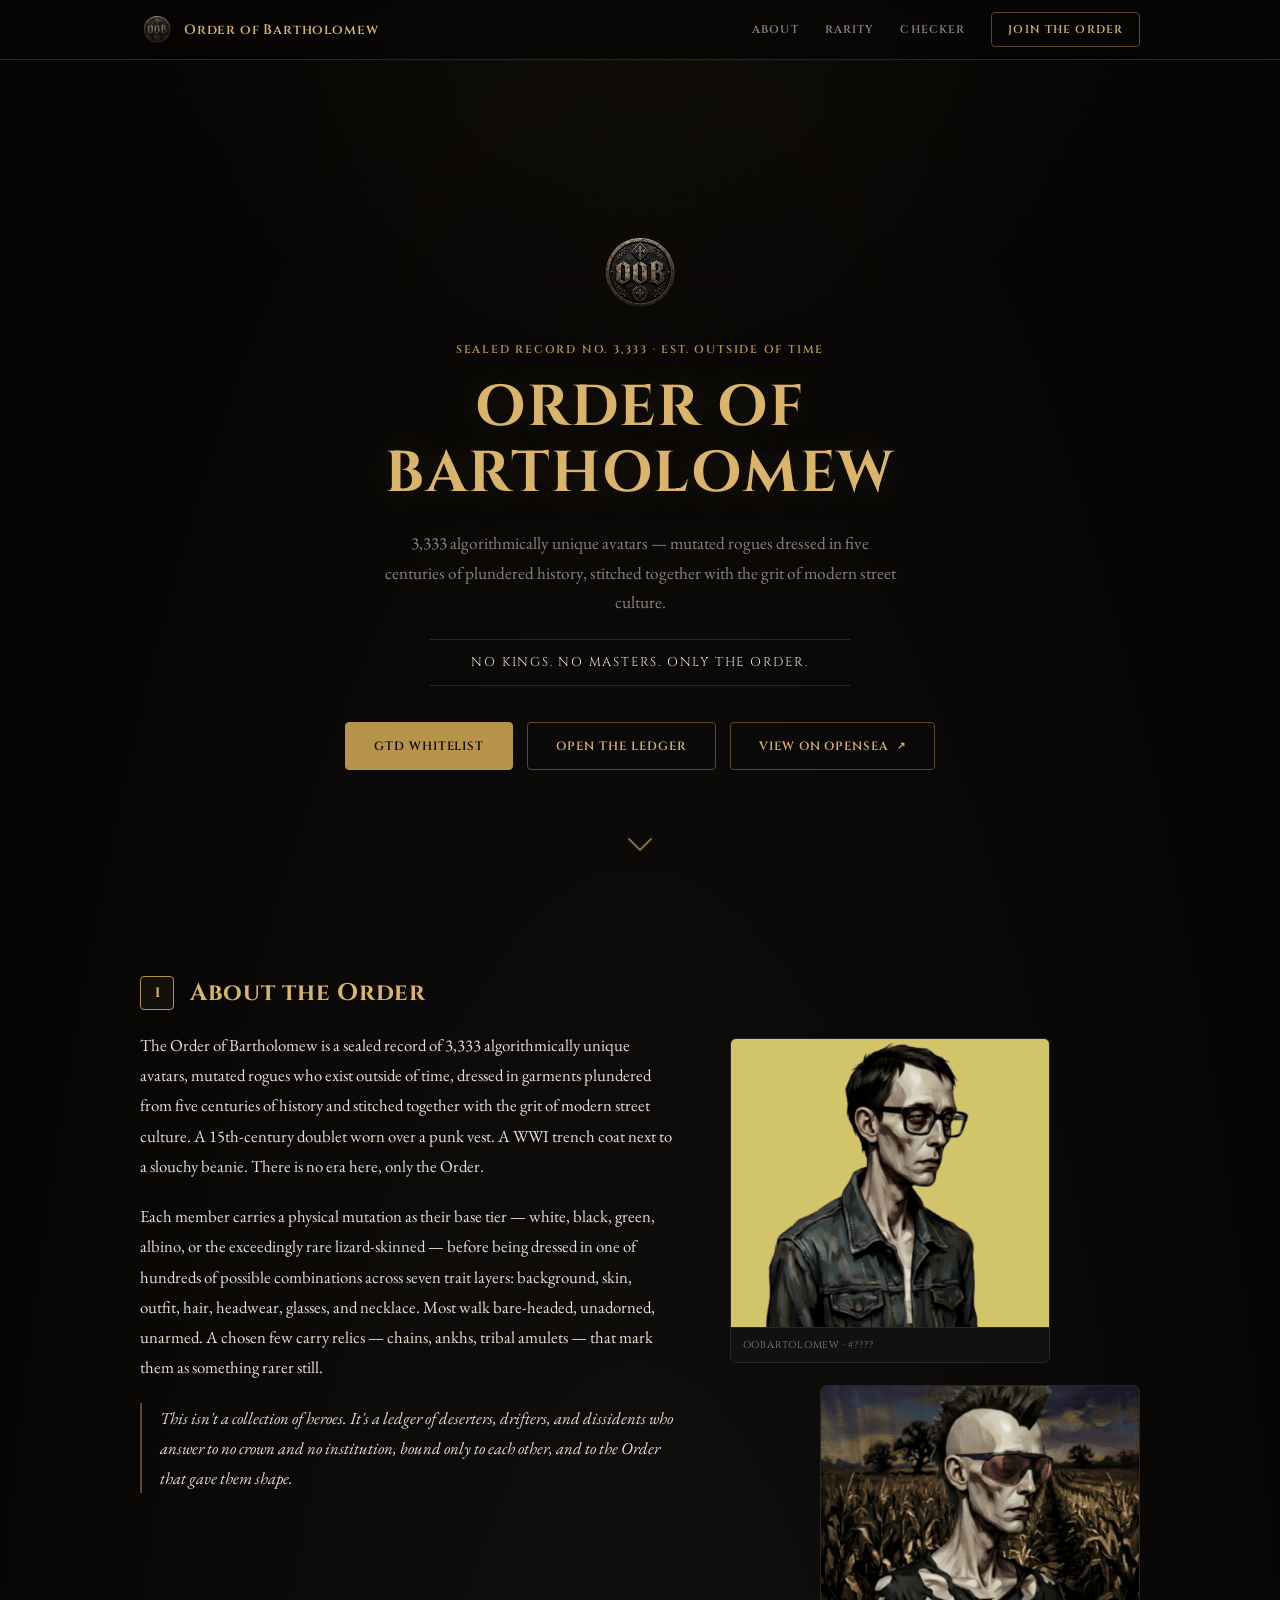
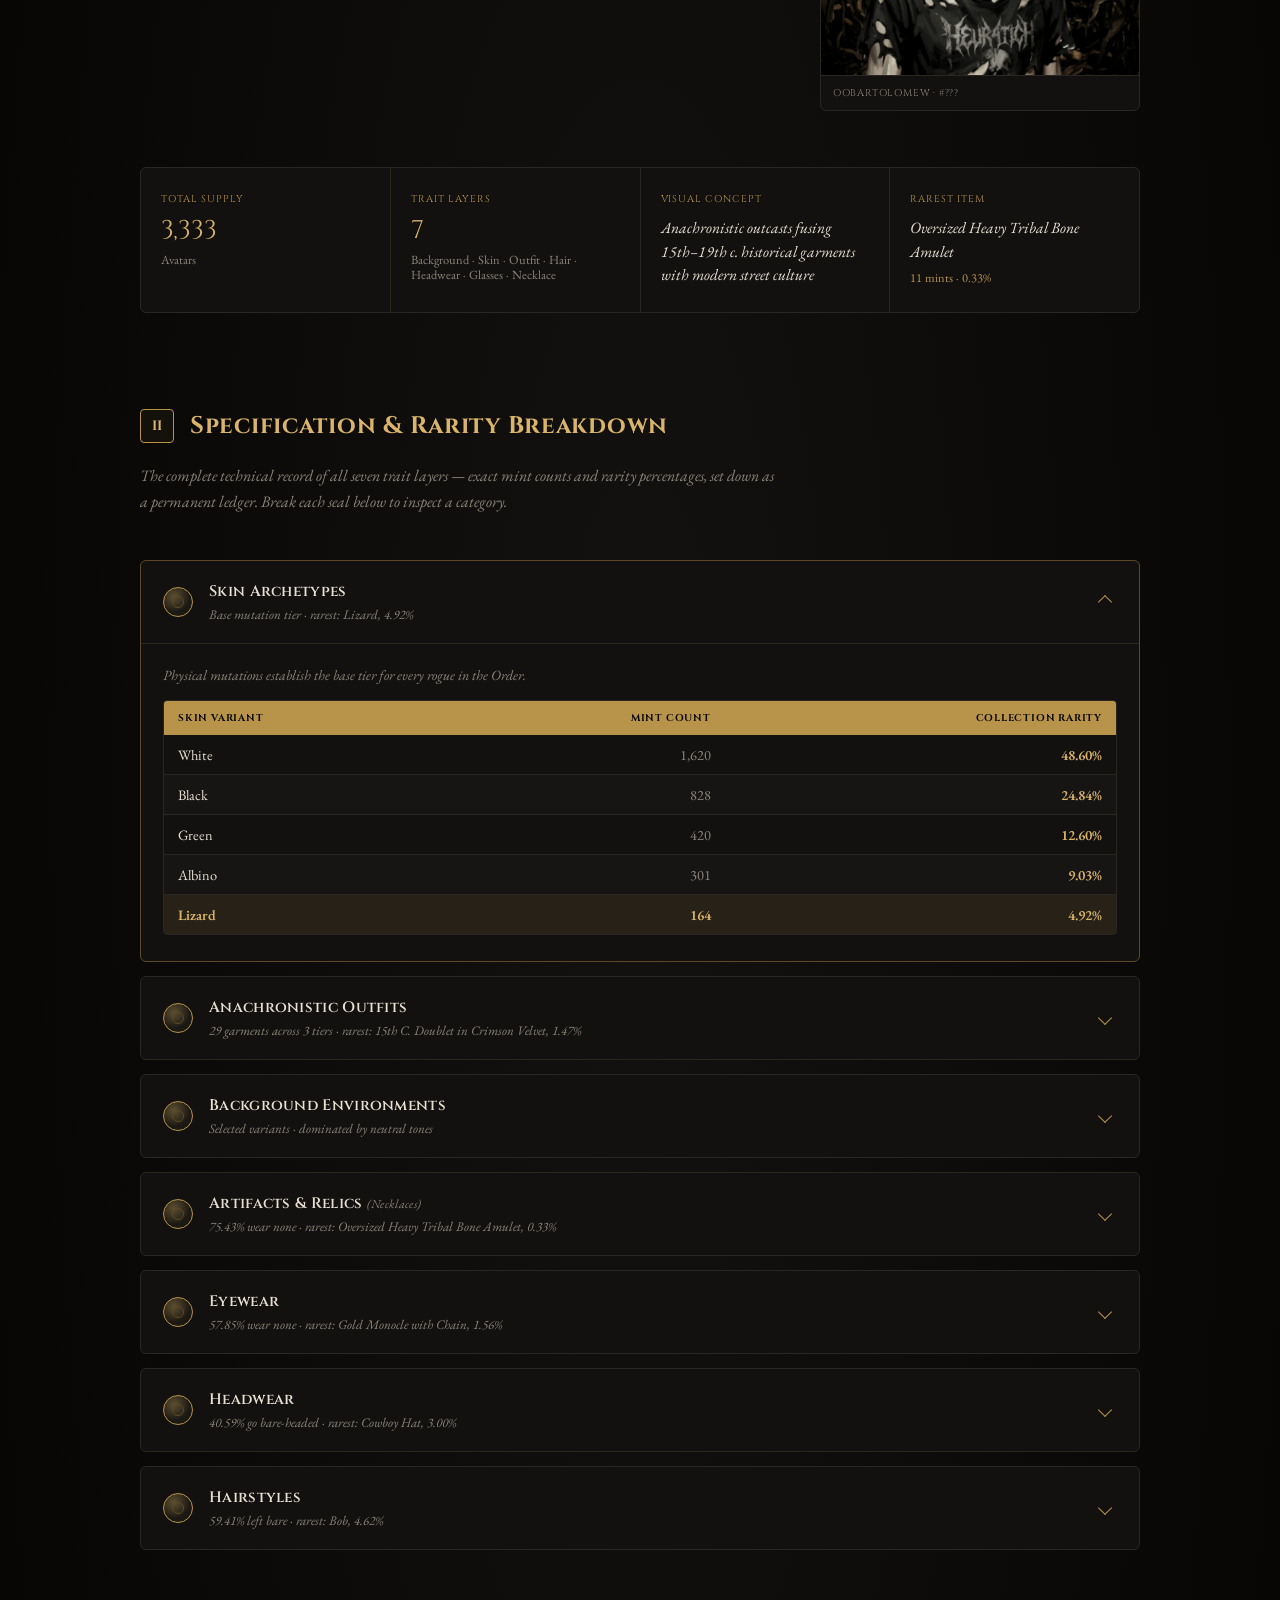
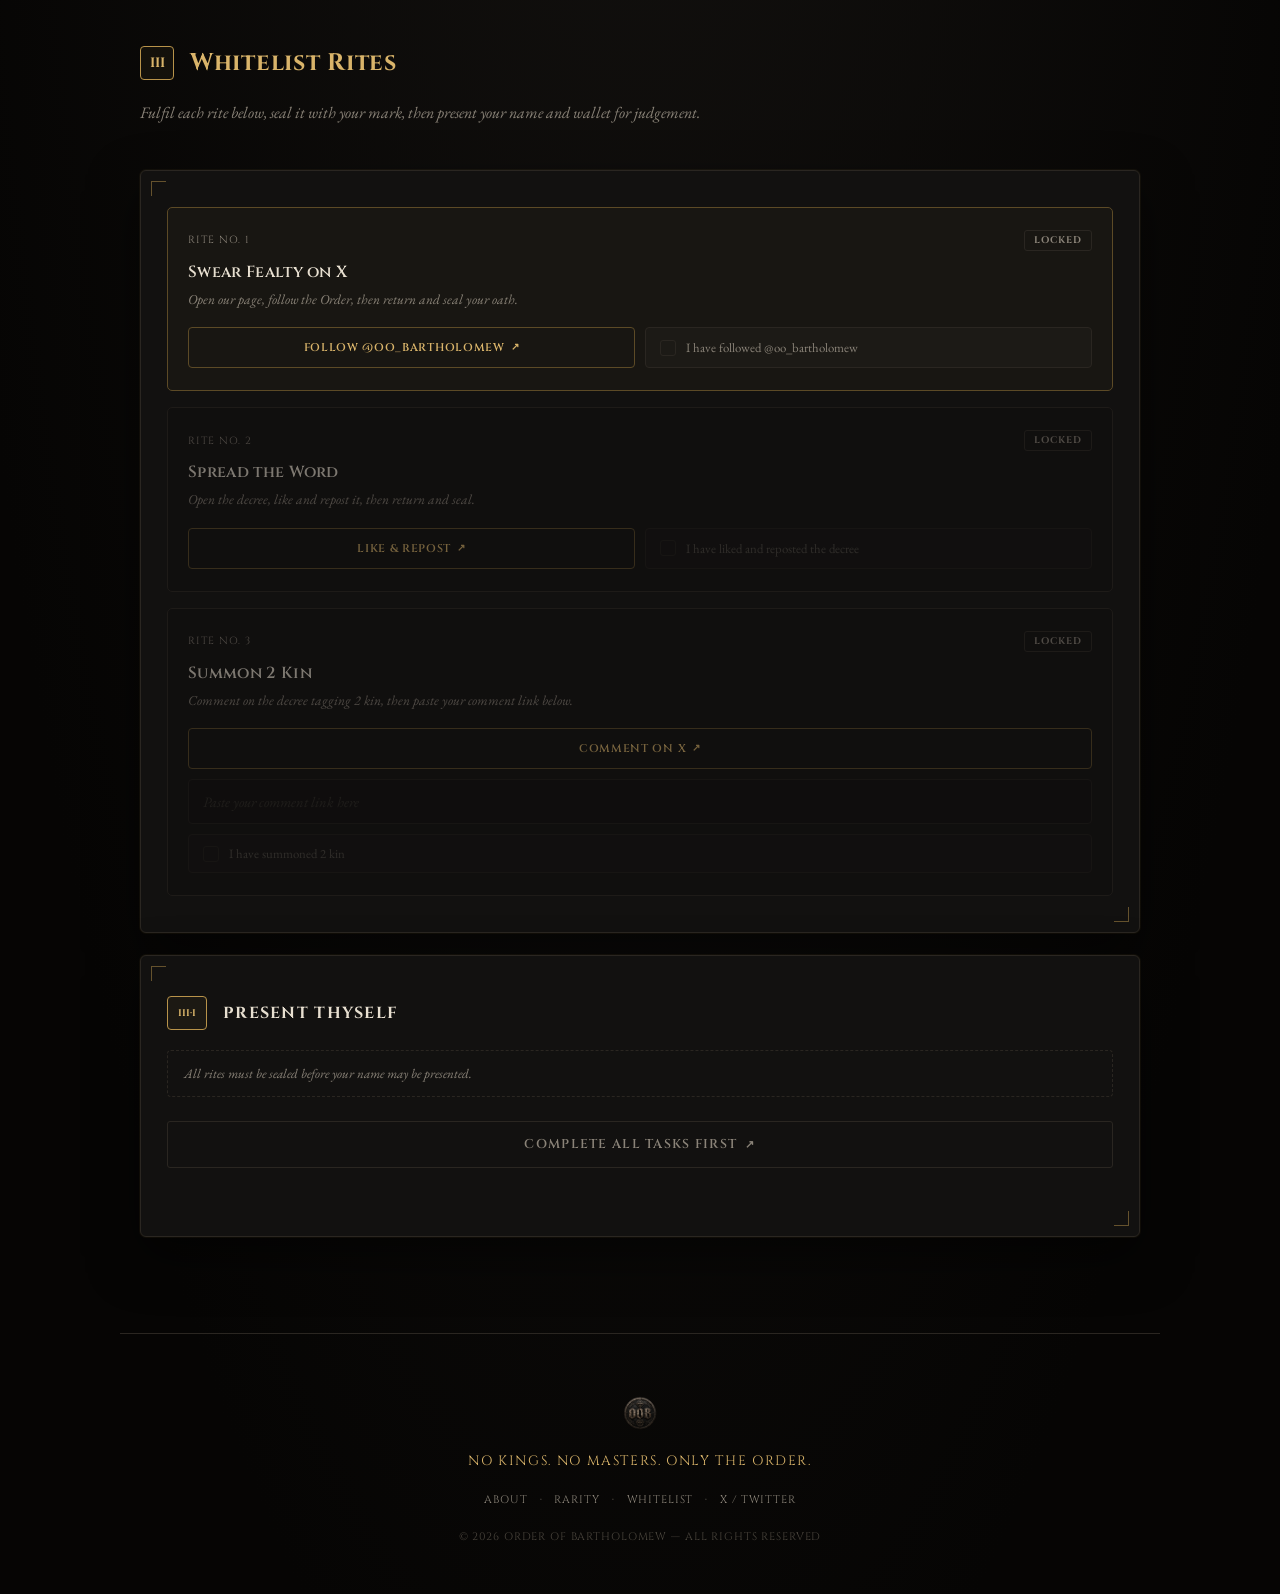
<file: index.html>
<!DOCTYPE html>
<html lang="id">
<head>
<meta charset="UTF-8">
<meta name="viewport" content="width=device-width, initial-scale=1.0">

<!-- ============================================================
     SEO / SHARE METADATA
============================================================ -->
<title>Order of Bartholomew — 3,333 Anachronistic Outcasts</title>
<meta name="description" content="The Order of Bartholomew is a sealed record of 3,333 algorithmically unique avatars — mutated rogues dressed in five centuries of plundered history. No kings. No masters. Only the Order. Complete the Rites to join the whitelist.">
<meta name="theme-color" content="#070605">
<link rel="canonical" href="https://bartholomewnft.github.io/">

<!-- Open Graph / social preview -->
<meta property="og:type" content="website">
<meta property="og:site_name" content="Order of Bartholomew">
<meta property="og:title" content="Order of Bartholomew — 3,333 Anachronistic Outcasts">
<meta property="og:description" content="No kings. No masters. Only the Order. A sealed record of 3,333 mutated rogues dressed in five centuries of plundered history. Complete the Rites to join the whitelist.">
<meta property="og:image" content="https://bartholomewnft.github.io/assets/favicon-512.png">
<meta property="og:url" content="https://bartholomewnft.github.io/">
<meta name="twitter:card" content="summary_large_image">
<meta name="twitter:site" content="@oo_bartholomew">
<meta name="twitter:title" content="Order of Bartholomew — 3,333 Anachronistic Outcasts">
<meta name="twitter:description" content="No kings. No masters. Only the Order. Complete the Rites to join the whitelist.">
<meta name="twitter:image" content="https://bartholomewnft.github.io/assets/favicon-512.png">

<!-- ============================================================
     FAVICON / ICONS  (built from the supplied OOB medallion logo)
============================================================ -->
<link rel="icon" type="image/png" href="assets/favicon-32.png" sizes="32x32">
<link rel="icon" type="image/png" href="assets/favicon-16.png" sizes="16x16">
<link rel="icon" type="image/png" href="assets/favicon-192.png" sizes="192x192">
<link rel="apple-touch-icon" href="assets/apple-touch-icon.png">
<link rel="mask-icon" href="assets/logo.png" color="#b8934a">

<!-- ============================================================
     FONTS  — Cinzel (display / carved-stone headers)
              EB Garamond (body / manuscript text)
============================================================ -->
<link rel="preconnect" href="https://fonts.googleapis.com">
<link rel="preconnect" href="https://fonts.gstatic.com" crossorigin>
<link href="https://fonts.googleapis.com/css2?family=Cinzel:wght@500;600;700;800&family=EB+Garamond:ital,wght@0,400;0,500;0,600;1,400;1,500&display=swap" rel="stylesheet">

<link rel="stylesheet" href="style.css">
</head>
<body>

<!-- Skip link for keyboard / screen-reader users -->
<a class="skip-link" href="#main">Skip to content</a>

<!-- ============================================================
     SITE HEADER / NAV
============================================================ -->
<header class="site-header" id="site-header">
  <div class="nav-inner">
    <a class="brand" href="#top" aria-label="Order of Bartholomew — home">
      <img class="brand-mark" src="assets/logo.png" width="40" height="40" alt="" loading="eager">
      <span class="brand-word">Order&nbsp;of&nbsp;Bartholomew</span>
    </a>

    <button class="nav-toggle" id="nav-toggle" aria-expanded="false" aria-controls="primary-nav">
      <span class="nav-toggle-bar"></span>
      <span class="nav-toggle-bar"></span>
      <span class="nav-toggle-bar"></span>
      <span class="sr-only">Menu</span>
    </button>

    <nav class="primary-nav" id="primary-nav" aria-label="Primary">
      <a href="#about">About</a>
      <a href="#rarity">Rarity</a>
      <a href="/checker/">Checker</a>
      <a class="btn-nav-cta" href="#whitelist">Join the Order</a>
    </nav>
  </div>
</header>

<main id="main">

  <!-- ============================================================
       HERO
  ============================================================ -->
  <section class="hero" id="top">
    <div class="hero-frame">
      <img class="hero-emblem" src="assets/logo.png" width="96" height="96" alt="Order of Bartholomew medallion emblem">
      <p class="eyebrow">Sealed Record No. 3,333 · Est. Outside of Time</p>
      <h1>Order of Bartholomew</h1>
      <p class="hero-lede">
        3,333 algorithmically unique avatars &mdash; mutated rogues dressed in five
        centuries of plundered history, stitched together with the grit of modern
        street culture.
      </p>
      <p class="hero-motto">No kings. No masters. Only the Order.</p>

      <div class="hero-actions">
        <a class="btn btn-primary" href="#whitelist">GTD Whitelist</a>
        <a class="btn btn-ghost" href="#rarity">Open the Ledger</a>
        <a class="btn btn-ghost" href="https://opensea.io/collection/order-of-bartholomew" target="_blank" rel="noopener"> View on OpenSea <span class="ext">↗</span> </a>
      </div>
    </div>

    <a class="scroll-cue" href="#about" aria-label="Scroll to About">
      <svg viewBox="0 0 24 14" width="24" height="14" fill="none" xmlns="http://www.w3.org/2000/svg">
        <path d="M1 1L12 12L23 1" stroke="currentColor" stroke-width="2" stroke-linecap="round" stroke-linejoin="round"/>
      </svg>
    </a>
  </section>

  <!-- ============================================================
       ABOUT
  ============================================================ -->
  <section class="section" id="about">
    <div class="section-title">
      <span class="section-num">I</span>
      <h2>About the Order</h2>
    </div>

    <div class="about-grid">
      <div class="about-copy">
        <p>
          The Order of Bartholomew is a sealed record of 3,333 algorithmically
          unique avatars, mutated rogues who exist outside of time, dressed in
          garments plundered from five centuries of history and stitched together
          with the grit of modern street culture. A 15th&#8209;century doublet worn
          over a punk vest. A WWI trench coat next to a slouchy beanie. There is
          no era here, only the Order.
        </p>
        <p>
          Each member carries a physical mutation as their base tier &mdash;
          white, black, green, albino, or the exceedingly rare lizard&#8209;skinned
          &mdash; before being dressed in one of hundreds of possible combinations
          across seven trait layers: background, skin, outfit, hair, headwear,
          glasses, and necklace. Most walk bare&#8209;headed, unadorned, unarmed. A
          chosen few carry relics &mdash; chains, ankhs, tribal amulets &mdash;
          that mark them as something rarer still.
        </p>
        <p class="about-closing">
          This isn't a collection of heroes. It's a ledger of deserters,
          drifters, and dissidents who answer to no crown and no institution,
          bound only to each other, and to the Order that gave them shape.
        </p>
      </div>

      <div class="about-specimens" role="group" aria-label="Sample mutation specimens">
        <figure class="specimen">
          <img src="assets/specimen-01.gif" alt="Order member with white mutation skin, wearing an aviator leather helmet and silver bomber jacket, pink background" loading="lazy">
          <figcaption>OOBartolomew &middot; #????</figcaption>
        </figure>
        <figure class="specimen specimen-offset">
          <img src="assets/specimen-02.gif" alt="Order member with green mutation skin, bare-headed with long dark hair, grey background" loading="lazy">
          <figcaption>OOBartolomew &middot; #???</figcaption>
        </figure>
      </div>
    </div>

    <!-- Collection essentials — quick stats -->
    <dl class="stat-strip">
      <div class="stat">
        <dt>Total Supply</dt>
        <dd>3,333 <span>Avatars</span></dd>
      </div>
      <div class="stat">
        <dt>Trait Layers</dt>
        <dd>7 <span>Background · Skin · Outfit · Hair · Headwear · Glasses · Necklace</span></dd>
      </div>
      <div class="stat">
        <dt>Visual Concept</dt>
        <dd class="stat-text">Anachronistic outcasts fusing 15th&ndash;19th&nbsp;c. historical garments with modern street culture</dd>
      </div>
      <div class="stat">
        <dt>Rarest Item</dt>
        <dd class="stat-text">Oversized Heavy Tribal Bone Amulet <span>11 mints &middot; 0.33%</span></dd>
      </div>
    </dl>
  </section>

  <!-- ============================================================
       RARITY / SPECIFICATION LEDGER
  ============================================================ -->
  <section class="section" id="rarity">
    <div class="section-title">
      <span class="section-num">II</span>
      <h2>Specification &amp; Rarity Breakdown</h2>
    </div>
    <p class="section-intro">
      The complete technical record of all seven trait layers &mdash; exact mint
      counts and rarity percentages, set down as a permanent ledger. Break each
      seal below to inspect a category.
    </p>

    <div class="ledger">

      <!-- Skin Archetypes -->
      <details class="dossier" open>
        <summary>
          <span class="dossier-seal" aria-hidden="true"></span>
          <span class="dossier-heading">
            <span class="dossier-name">Skin Archetypes</span>
            <span class="dossier-meta">Base mutation tier &middot; rarest: Lizard, 4.92%</span>
          </span>
          <span class="dossier-chevron" aria-hidden="true"></span>
        </summary>
        <div class="dossier-body">
          <p class="dossier-note">Physical mutations establish the base tier for every rogue in the Order.</p>
          <div class="table-scroll">
            <table>
              <thead><tr><th>Skin Variant</th><th>Mint Count</th><th>Collection Rarity</th></tr></thead>
              <tbody>
                <tr><td>White</td><td>1,620</td><td>48.60%</td></tr>
                <tr><td>Black</td><td>828</td><td>24.84%</td></tr>
                <tr><td>Green</td><td>420</td><td>12.60%</td></tr>
                <tr><td>Albino</td><td>301</td><td>9.03%</td></tr>
                <tr class="rare-row"><td>Lizard</td><td>164</td><td>4.92%</td></tr>
              </tbody>
            </table>
          </div>
        </div>
      </details>

      <!-- Outfits -->
      <details class="dossier">
        <summary>
          <span class="dossier-seal" aria-hidden="true"></span>
          <span class="dossier-heading">
            <span class="dossier-name">Anachronistic Outfits</span>
            <span class="dossier-meta">29 garments across 3 tiers &middot; rarest: 15th C. Doublet in Crimson Velvet, 1.47%</span>
          </span>
          <span class="dossier-chevron" aria-hidden="true"></span>
        </summary>
        <div class="dossier-body">
          <p class="dossier-note">Garments range from common street apparel to ultra-rare historical armor.</p>

          <h4 class="tier-label"><span>Grail Armor &amp; Outfits</span><em>&lt; 3%</em></h4>
          <div class="table-scroll">
            <table>
              <thead><tr><th>Item</th><th>Mints</th><th>Rarity</th></tr></thead>
              <tbody>
                <tr class="rare-row"><td>15th C. Doublet in Crimson Velvet</td><td>49</td><td>1.47%</td></tr>
                <tr><td>Trench Coat</td><td>65</td><td>1.95%</td></tr>
                <tr><td>1910s WWI Trench Coat</td><td>65</td><td>1.95%</td></tr>
                <tr><td>Silver Tracksuit</td><td>78</td><td>2.34%</td></tr>
                <tr><td>1820 Convict Stripes</td><td>86</td><td>2.58%</td></tr>
                <tr><td>Hauberk</td><td>91</td><td>2.73%</td></tr>
              </tbody>
            </table>
          </div>

          <h4 class="tier-label"><span>Mid-Tier Apparel</span><em>3% &ndash; 7%</em></h4>
          <div class="table-scroll">
            <table>
              <thead><tr><th>Item</th><th>Mints</th><th>Rarity</th></tr></thead>
              <tbody>
                <tr><td>Punk Vest</td><td>131</td><td>3.93%</td></tr>
                <tr><td>Puffed Renaissance Shirt</td><td>132</td><td>3.96%</td></tr>
                <tr><td>1950s Greaser Leather Jacket</td><td>133</td><td>3.99%</td></tr>
                <tr><td>16th C. Tudor Jerkin</td><td>135</td><td>4.05%</td></tr>
                <tr><td>Tuxedo</td><td>140</td><td>4.20%</td></tr>
                <tr><td>1940s Bomber Pilot Jacket</td><td>143</td><td>4.29%</td></tr>
                <tr><td>Denim Jacket</td><td>190</td><td>5.70%</td></tr>
                <tr><td>Ripped Band Tee</td><td>191</td><td>5.73%</td></tr>
                <tr><td>1920s Gangster Pinstripe Vest</td><td>207</td><td>6.21%</td></tr>
                <tr><td>Athletic Raglan</td><td>230</td><td>6.90%</td></tr>
              </tbody>
            </table>
          </div>

          <h4 class="tier-label"><span>Common Garments</span><em>&gt; 7%</em></h4>
          <div class="table-scroll">
            <table>
              <thead><tr><th>Item</th><th>Mints</th><th>Rarity</th></tr></thead>
              <tbody>
                <tr><td>Retro Baseball</td><td>234</td><td>7.02%</td></tr>
                <tr><td>Classic Fitted Longsleeve</td><td>279</td><td>8.37%</td></tr>
                <tr><td>Red Longsleeve</td><td>305</td><td>9.15%</td></tr>
                <tr><td>Blue Shirt</td><td>313</td><td>9.39%</td></tr>
                <tr><td><em>Unclothed / None</em></td><td>136</td><td>4.08%</td></tr>
              </tbody>
            </table>
          </div>
        </div>
      </details>

      <!-- Backgrounds -->
      <details class="dossier">
        <summary>
          <span class="dossier-seal" aria-hidden="true"></span>
          <span class="dossier-heading">
            <span class="dossier-name">Background Environments</span>
            <span class="dossier-meta">Selected variants &middot; dominated by neutral tones</span>
          </span>
          <span class="dossier-chevron" aria-hidden="true"></span>
        </summary>
        <div class="dossier-body">
          <div class="table-scroll">
            <table>
              <thead><tr><th>Item</th><th>Mints</th><th>Rarity</th></tr></thead>
              <tbody>
                <tr><td>Bar</td><td>93</td><td>2.79%</td></tr>
                <tr><td>Basketball Court</td><td>95</td><td>2.85%</td></tr>
                <tr><td>Neutral Taupe</td><td>385</td><td>11.55%</td></tr>
                <tr><td>Charcoal</td><td>404</td><td>12.12%</td></tr>
              </tbody>
            </table>
          </div>
        </div>
      </details>

      <!-- Necklaces / Artifacts -->
      <details class="dossier">
        <summary>
          <span class="dossier-seal" aria-hidden="true"></span>
          <span class="dossier-heading">
            <span class="dossier-name">Artifacts &amp; Relics <small>(Necklaces)</small></span>
            <span class="dossier-meta">75.43% wear none &middot; rarest: Oversized Heavy Tribal Bone Amulet, 0.33%</span>
          </span>
          <span class="dossier-chevron" aria-hidden="true"></span>
        </summary>
        <div class="dossier-body">
          <p class="dossier-note">The rarest adornments carried by the Order &mdash; few are chosen to bear them.</p>
          <div class="table-scroll">
            <table>
              <thead><tr><th>Item</th><th>Mints</th><th>Rarity</th></tr></thead>
              <tbody>
                <tr class="rare-row"><td>&#9670; Oversized Heavy Tribal Bone Amulet</td><td>11</td><td>0.33%</td></tr>
                <tr><td>Large Gold Egyptian Ankh Medallion</td><td>21</td><td>0.63%</td></tr>
                <tr><td>Heavy Metal Padlock Leather Collar</td><td>65</td><td>1.95%</td></tr>
                <tr><td>Thick Leather Choker with Silver O-Ring</td><td>119</td><td>3.57%</td></tr>
                <tr><td>Diamond Anarchy Symbol Chain</td><td>173</td><td>5.19%</td></tr>
                <tr><td>Chunky Gold Cuban Link Chain</td><td>430</td><td>12.90%</td></tr>
                <tr><td><em>None</em></td><td>2,514</td><td>75.43%</td></tr>
              </tbody>
            </table>
          </div>
        </div>
      </details>

      <!-- Eyewear -->
      <details class="dossier">
        <summary>
          <span class="dossier-seal" aria-hidden="true"></span>
          <span class="dossier-heading">
            <span class="dossier-name">Eyewear</span>
            <span class="dossier-meta">57.85% wear none &middot; rarest: Gold Monocle with Chain, 1.56%</span>
          </span>
          <span class="dossier-chevron" aria-hidden="true"></span>
        </summary>
        <div class="dossier-body">
          <div class="table-scroll">
            <table>
              <thead><tr><th>Item</th><th>Mints</th><th>Rarity</th></tr></thead>
              <tbody>
                <tr class="rare-row"><td>Gold Monocle with Chain</td><td>52</td><td>1.56%</td></tr>
                <tr><td>Star-Shaped Holographic Sunglasses</td><td>96</td><td>2.88%</td></tr>
                <tr><td>Hot Pink Heart-Shaped Glasses</td><td>176</td><td>5.28%</td></tr>
                <tr><td>Tinted Viper Sunglasses</td><td>302</td><td>9.06%</td></tr>
                <tr><td>Thick Black Square Glasses</td><td>310</td><td>9.30%</td></tr>
                <tr><td>Classic 3D Movie Glasses</td><td>469</td><td>14.07%</td></tr>
                <tr><td><em>None</em></td><td>1,928</td><td>57.85%</td></tr>
              </tbody>
            </table>
          </div>
        </div>
      </details>

      <!-- Headwear -->
      <details class="dossier">
        <summary>
          <span class="dossier-seal" aria-hidden="true"></span>
          <span class="dossier-heading">
            <span class="dossier-name">Headwear</span>
            <span class="dossier-meta">40.59% go bare-headed &middot; rarest: Cowboy Hat, 3.00%</span>
          </span>
          <span class="dossier-chevron" aria-hidden="true"></span>
        </summary>
        <div class="dossier-body">
          <div class="table-scroll">
            <table>
              <thead><tr><th>Item</th><th>Mints</th><th>Rarity</th></tr></thead>
              <tbody>
                <tr class="rare-row"><td>Cowboy Hat</td><td>100</td><td>3.00%</td></tr>
                <tr><td>1980s Sweatband</td><td>211</td><td>6.33%</td></tr>
                <tr><td>1940s WWII Pilot Leather Helmet</td><td>242</td><td>7.26%</td></tr>
                <tr><td>1950s Sailor Dixie Cup Hat</td><td>244</td><td>7.32%</td></tr>
                <tr><td>1920s Classic Wool Fedora</td><td>347</td><td>10.41%</td></tr>
                <tr><td>1910s Newsboy Cap</td><td>392</td><td>11.76%</td></tr>
                <tr><td>2010s Slouchy Beanie</td><td>444</td><td>13.32%</td></tr>
                <tr><td><em>Bare-headed / None</em></td><td>1,353</td><td>40.59%</td></tr>
              </tbody>
            </table>
          </div>
        </div>
      </details>

      <!-- Hair -->
      <details class="dossier">
        <summary>
          <span class="dossier-seal" aria-hidden="true"></span>
          <span class="dossier-heading">
            <span class="dossier-name">Hairstyles</span>
            <span class="dossier-meta">59.41% left bare &middot; rarest: Bob, 4.62%</span>
          </span>
          <span class="dossier-chevron" aria-hidden="true"></span>
        </summary>
        <div class="dossier-body">
          <div class="table-scroll">
            <table>
              <thead><tr><th>Item</th><th>Mints</th><th>Rarity</th></tr></thead>
              <tbody>
                <tr class="rare-row"><td>Bob</td><td>154</td><td>4.62%</td></tr>
                <tr><td>Sculpted Flat Top</td><td>187</td><td>5.61%</td></tr>
                <tr><td>Punk Mohawk</td><td>191</td><td>5.73%</td></tr>
                <tr><td>Emo</td><td>197</td><td>5.91%</td></tr>
                <tr><td>Basic</td><td>204</td><td>6.12%</td></tr>
                <tr><td>Slicked-Back Pompadour</td><td>204</td><td>6.12%</td></tr>
                <tr><td>Long Hair</td><td>216</td><td>6.48%</td></tr>
                <tr><td><em>Bare / None</em></td><td>1,980</td><td>59.41%</td></tr>
              </tbody>
            </table>
          </div>
        </div>
      </details>

    </div>
  </section>

  <!-- ============================================================
       WHITELIST — RITES  (existing functionality, restyled)
  ============================================================ -->
  <section class="section" id="whitelist">
    <div class="section-title">
      <span class="section-num">III</span>
      <h2>Whitelist Rites</h2>
    </div>
    <p class="section-intro">
      Fulfil each rite below, seal it with your mark, then present your name
      and wallet for judgement.
    </p>

    <div class="card">
      <!-- TASK 1 -->
      <div class="task" id="task-1" data-state="active">
        <div class="task-head">
          <span class="task-id">Rite No. 1</span>
          <span class="badge" id="badge-1">Unsealed</span>
        </div>
        <h3>Swear Fealty on X</h3>
        <p>Open our page, follow the Order, then return and seal your oath.</p>

        <div class="task-row">
          <a class="btn-link" href="https://x.com/oo_bartholomew" target="_blank" rel="noopener">
            Follow @oo_bartholomew <span class="ext">↗</span>
          </a>
          <button type="button" class="confirm-btn" data-task="1">
            <span class="confirm-icon"></span>
            <span class="confirm-text">I have followed @oo_bartholomew</span>
          </button>
        </div>
      </div>

      <!-- TASK 2 -->
      <div class="task" id="task-2" data-state="locked">
        <div class="task-head">
          <span class="task-id">Rite No. 2</span>
          <span class="badge" id="badge-2">Locked</span>
        </div>
        <h3>Spread the Word</h3>
        <p>Open the decree, like and repost it, then return and seal.</p>

        <div class="task-row">
          <a class="btn-link" href="https://x.com/oo_bartholomew/status/2088629529569005682" target="_blank" rel="noopener">
            Like &amp; Repost <span class="ext">↗</span>
          </a>
          <button type="button" class="confirm-btn" data-task="2" disabled>
            <span class="confirm-icon"></span>
            <span class="confirm-text">I have liked and reposted the decree</span>
          </button>
        </div>
      </div>

      <!-- TASK 3 -->
      <div class="task" id="task-3" data-state="locked">
        <div class="task-head">
          <span class="task-id">Rite No. 3</span>
          <span class="badge" id="badge-3">Locked</span>
        </div>
        <h3>Summon 2 Kin</h3>
        <p>Comment on the decree tagging 2 kin, then paste your comment link below.</p>

        <div class="task-row task-row-column">
          <a class="btn-link btn-link-full" href="https://x.com/oo_bartholomew/status/2088629529569005682" target="_blank" rel="noopener">
            Comment on X <span class="ext">↗</span>
          </a>
          <input
            type="url"
            id="comment-link"
            class="text-input"
            placeholder="Paste your comment link here"
            disabled
          >
          <button type="button" class="confirm-btn" data-task="3" disabled>
            <span class="confirm-icon"></span>
            <span class="confirm-text">I have summoned 2 kin</span>
          </button>
        </div>
      </div>
    </div>

    <!-- PRESENT THYSELF -->
    <div class="card" id="present-thyself">
      <div class="section-title section-title-sub">
        <span class="section-num" id="section-num-2">III&middot;I</span>
        <h3>Present Thyself</h3>
      </div>

      <div class="lock-notice" id="id-lock-notice">
        All rites must be sealed before your name may be presented.
      </div>

      <form id="wl-form" class="id-fields" data-locked="true">
        <div class="field">
          <label for="handle">X Handle</label>
          <input type="text" id="handle" name="handle" placeholder="@yourname" disabled required>
        </div>
        <div class="field">
          <label for="wallet">Wallet Address</label>
          <input type="text" id="wallet" name="wallet" placeholder="0x... or name.eth" disabled required>
        </div>

        <p class="fine-print">One petition per account and wallet. The Order denies duplicate oaths.</p>

        <button type="submit" id="submit-btn" disabled>Complete All Rites First <span class="ext">↗</span></button>

        <p id="form-status" class="form-status" role="status" aria-live="polite"></p>
      </form>
    </div>
  </section>

</main>

<!-- ============================================================
     FOOTER
============================================================ -->
<footer class="site-footer">
  <img class="footer-mark" src="assets/logo.png" width="48" height="48" alt="Order of Bartholomew medallion emblem">
  <p class="footer-motto">No Kings. No Masters. Only the Order.</p>
  <nav class="footer-nav" aria-label="Footer">
    <a href="#about">About</a>
    <span aria-hidden="true">&middot;</span>
    <a href="#rarity">Rarity</a>
    <span aria-hidden="true">&middot;</span>
    <a href="#whitelist">Whitelist</a>
    <span aria-hidden="true">&middot;</span>
    <a href="https://x.com/oo_bartholomew" target="_blank" rel="noopener">X / Twitter</a>
  </nav>
  <p class="footnote">&copy; <span id="year">2026</span> Order of Bartholomew — All Rights Reserved</p>
</footer>

<script src="ui.js"></script>
<script src="script.js"></script>
</body>
</html>
</file>
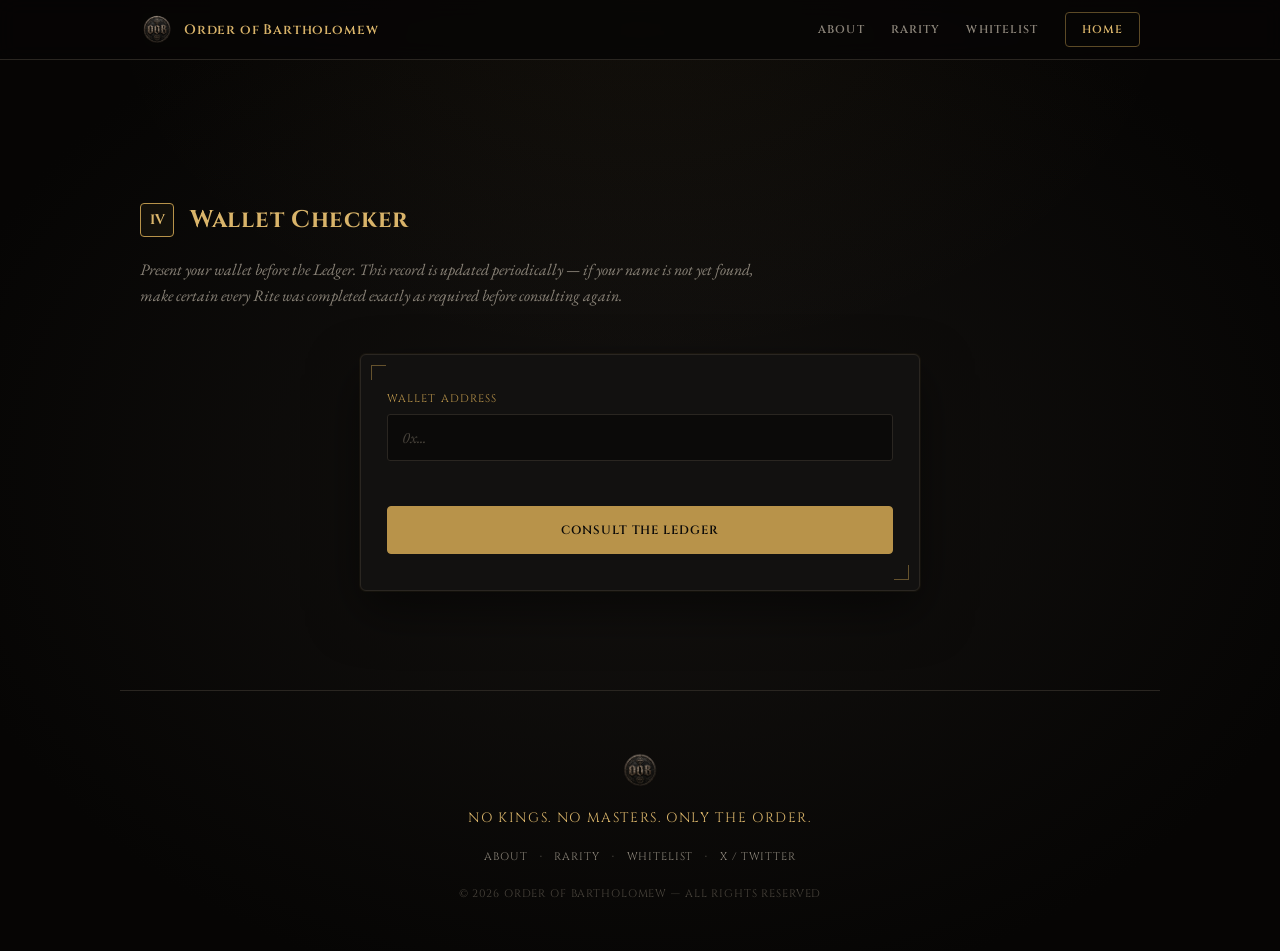
<file: checker/index.html>
<!DOCTYPE html>
<html lang="id">
<head>
<meta charset="UTF-8">
<meta name="viewport" content="width=device-width, initial-scale=1.0">

<!-- ============================================================
     SEO / SHARE METADATA
============================================================ -->
<title>Wallet Checker — Order of Bartholomew</title>
<meta name="description" content="Present your wallet before the Ledger. Check whether your name has been inscribed among the Elect of the Order of Bartholomew.">
<meta name="theme-color" content="#070605">
<link rel="canonical" href="https://bartholomewnft.github.io/checker/">

<!-- Open Graph / social preview -->
<meta property="og:type" content="website">
<meta property="og:site_name" content="Order of Bartholomew">
<meta property="og:title" content="Wallet Checker — Order of Bartholomew">
<meta property="og:description" content="Present your wallet before the Ledger. No kings. No masters. Only the Order.">
<meta property="og:image" content="https://bartholomewnft.github.io/assets/favicon-512.png">
<meta property="og:url" content="https://bartholomewnft.github.io/checker/">
<meta name="twitter:card" content="summary_large_image">
<meta name="twitter:site" content="@oo_bartholomew">
<meta name="twitter:title" content="Wallet Checker — Order of Bartholomew">
<meta name="twitter:description" content="Present your wallet before the Ledger. No kings. No masters. Only the Order.">
<meta name="twitter:image" content="https://bartholomewnft.github.io/assets/favicon-512.png">

<!-- ============================================================
     FAVICON / ICONS  (shared with main site)
============================================================ -->
<link rel="icon" type="image/png" href="../assets/favicon-32.png" sizes="32x32">
<link rel="icon" type="image/png" href="../assets/favicon-16.png" sizes="16x16">
<link rel="icon" type="image/png" href="../assets/favicon-192.png" sizes="192x192">
<link rel="apple-touch-icon" href="../assets/apple-touch-icon.png">
<link rel="mask-icon" href="../assets/logo.png" color="#b8934a">

<!-- ============================================================
     FONTS  — Cinzel (display / carved-stone headers)
              EB Garamond (body / manuscript text)
============================================================ -->
<link rel="preconnect" href="https://fonts.googleapis.com">
<link rel="preconnect" href="https://fonts.gstatic.com" crossorigin>
<link href="https://fonts.googleapis.com/css2?family=Cinzel:wght@500;600;700;800&family=EB+Garamond:ital,wght@0,400;0,500;0,600;1,400;1,500&display=swap" rel="stylesheet">

<!-- checker/style.css imports the main site's style.css — one design source, always in sync -->
<link rel="stylesheet" href="style.css">
</head>
<body>

<a class="skip-link" href="#main">Skip to content</a>

<!-- ============================================================
     SITE HEADER / NAV
============================================================ -->
<header class="site-header" id="site-header">
  <div class="nav-inner">
    <a class="brand" href="../index.html" aria-label="Order of Bartholomew — home">
      <img class="brand-mark" src="../assets/logo.png" width="40" height="40" alt="" loading="eager">
      <span class="brand-word">Order&nbsp;of&nbsp;Bartholomew</span>
    </a>

    <button class="nav-toggle" id="nav-toggle" aria-expanded="false" aria-controls="primary-nav">
      <span class="nav-toggle-bar"></span>
      <span class="nav-toggle-bar"></span>
      <span class="nav-toggle-bar"></span>
      <span class="sr-only">Menu</span>
    </button>

    <nav class="primary-nav" id="primary-nav" aria-label="Primary">
      <a href="../index.html#about">About</a>
      <a href="../index.html#rarity">Rarity</a>
      <a href="../index.html#whitelist">Whitelist</a>
      <a class="btn-nav-cta" href="https://bartholomewnft.github.io/">Home</a>
    </nav>
  </div>
</header>

<main id="main" class="checker-main">

  <!-- ============================================================
       WALLET CHECKER
  ============================================================ -->
  <section class="section checker-hero" id="top">
    <div class="section-title">
      <span class="section-num">IV</span>
      <h2>Wallet Checker</h2>
    </div>
    <p class="section-intro">
      Present your wallet before the Ledger. This record is updated
      periodically — if your name is not yet found, make certain every
      Rite was completed exactly as required before consulting again.
    </p>

    <div class="card checker-card">
      <div class="field">
        <label for="wallet-check">Wallet Address</label>
        <div class="checker-row">
          <input
            type="text"
            id="wallet-check"
            class="text-input"
            placeholder="0x..."
            autocomplete="off"
            spellcheck="false"
            inputmode="text"
          >
        </div>
        <p class="check-hint" id="check-hint"></p>
      </div>

      <button type="button" id="check-btn" class="btn btn-primary checker-btn">
        Consult the Ledger
      </button>

      <div class="check-result" id="check-result" hidden></div>
    </div>

  </section>

</main>

<!-- ============================================================
     FOOTER
============================================================ -->
<footer class="site-footer">
  <img class="footer-mark" src="../assets/logo.png" width="48" height="48" alt="Order of Bartholomew medallion emblem">
  <p class="footer-motto">No Kings. No Masters. Only the Order.</p>
  <nav class="footer-nav" aria-label="Footer">
    <a href="../index.html#about">About</a>
    <span aria-hidden="true">&middot;</span>
    <a href="../index.html#rarity">Rarity</a>
    <span aria-hidden="true">&middot;</span>
    <a href="../index.html#whitelist">Whitelist</a>
    <span aria-hidden="true">&middot;</span>
    <a href="https://x.com/oo_bartholomew" target="_blank" rel="noopener">X / Twitter</a>
  </nav>
  <p class="footnote">&copy; <span id="year">2026</span> Order of Bartholomew — All Rights Reserved</p>
</footer>

<script src="../ui.js"></script>
<script src="script.js"></script>
</body>
</html>
</file>
<file: style.css>
/* ================================================================
   ORDER OF BARTHOLOMEW — STYLESHEET
   Design language: a sealed manuscript / ledger. Carved-stone
   display type (Cinzel) over hand-set body serif (EB Garamond),
   aged gold leaf on near-black vellum, corner-bracket framing
   lifted from illuminated-manuscript page furniture.
================================================================= */

:root {
  /* -- surfaces -- */
  --bg: #070605;
  --bg-panel: #121110;
  --bg-panel-raised: #17140f;
  --bg-inset: #0b0a09;
  --locked-bg: #0f0e0d;

  /* -- gold system -- */
  --gold: #b8934a;
  --gold-bright: #d9b46a;
  --gold-dim: #5c4a26;
  --gold-wash: rgba(184, 147, 74, 0.06);
  --gold-wash-strong: rgba(184, 147, 74, 0.12);

  /* -- ink -- */
  --line: #2a2621;
  --text: #e7dfd0;
  --text-muted: #8a8378;
  --text-faint: #4a453d;
  --error: #b8452f;

  /* -- rhythm -- */
  --content-w: 720px;
  --wide-w: 1040px;
  --radius: 6px;
  --radius-sm: 4px;

  color-scheme: dark;
}

* { box-sizing: border-box; }

html {
  scroll-behavior: smooth;
  scroll-padding-top: 84px;
}

@media (prefers-reduced-motion: reduce) {
  html { scroll-behavior: auto; }
  * { animation-duration: 0.001ms !important; animation-iteration-count: 1 !important; transition-duration: 0.001ms !important; }
}

html, body {
  margin: 0;
  padding: 0;
  background: var(--bg);
  color: var(--text);
  font-family: 'EB Garamond', serif;
}

body {
  background:
    radial-gradient(ellipse 900px 600px at 50% 0%, rgba(184,147,74,0.05) 0%, transparent 60%),
    radial-gradient(ellipse at center, #141210 0%, #060504 80%);
}

img { max-width: 100%; display: block; }

a { color: inherit; }

.skip-link {
  position: absolute;
  left: -999px;
  top: auto;
  background: var(--gold);
  color: #0a0908;
  padding: 10px 16px;
  border-radius: var(--radius-sm);
  z-index: 200;
  font-family: 'Cinzel', serif;
  font-size: 0.8rem;
  letter-spacing: 0.06em;
}
.skip-link:focus {
  left: 16px;
  top: 16px;
}

.sr-only {
  position: absolute;
  width: 1px; height: 1px;
  overflow: hidden;
  clip: rect(0 0 0 0);
  white-space: nowrap;
}

:focus-visible {
  outline: 2px solid var(--gold-bright);
  outline-offset: 3px;
}

/* ================================================================
   SITE HEADER / NAV
================================================================= */
.site-header {
  position: sticky;
  top: 0;
  z-index: 100;
  background: rgba(7, 6, 5, 0.82);
  backdrop-filter: blur(10px);
  -webkit-backdrop-filter: blur(10px);
  border-bottom: 1px solid var(--line);
}

.nav-inner {
  max-width: var(--wide-w);
  margin: 0 auto;
  padding: 12px 20px;
  display: flex;
  align-items: center;
  justify-content: space-between;
  gap: 16px;
}

.brand {
  display: flex;
  align-items: center;
  gap: 10px;
  text-decoration: none;
  flex: none;
}

.brand-mark { width: 34px; height: 34px; border-radius: 50%; }

.brand-word {
  font-family: 'Cinzel', serif;
  font-size: 0.85rem;
  font-weight: 600;
  letter-spacing: 0.06em;
  color: var(--gold-bright);
  white-space: nowrap;
}

.primary-nav {
  display: flex;
  align-items: center;
  gap: 26px;
}

.primary-nav a {
  font-family: 'Cinzel', serif;
  font-size: 0.7rem;
  font-weight: 600;
  letter-spacing: 0.1em;
  text-transform: uppercase;
  text-decoration: none;
  color: var(--text-muted);
  transition: color 0.2s ease;
  white-space: nowrap;
}

.primary-nav a:hover { color: var(--gold-bright); }
.primary-nav a.is-active:not(.btn-nav-cta) { color: var(--gold-bright); }

.btn-nav-cta {
  border: 1px solid var(--gold-dim);
  border-radius: var(--radius-sm);
  padding: 9px 16px;
  color: var(--gold-bright) !important;
}
.btn-nav-cta:hover {
  background: var(--gold);
  border-color: var(--gold);
  color: #0a0908 !important;
}

.nav-toggle {
  display: none;
  flex-direction: column;
  justify-content: center;
  align-items: center;
  gap: 5px;
  width: 40px;
  height: 40px;
  background: transparent;
  border: 1px solid var(--line);
  border-radius: var(--radius-sm);
  cursor: pointer;
}
.nav-toggle-bar {
  width: 18px;
  height: 1.5px;
  background: var(--gold-bright);
  display: block;
  transition: transform 0.25s ease, opacity 0.25s ease;
}
.nav-toggle[aria-expanded="true"] .nav-toggle-bar:nth-child(1) { transform: translateY(6.5px) rotate(45deg); }
.nav-toggle[aria-expanded="true"] .nav-toggle-bar:nth-child(2) { opacity: 0; }
.nav-toggle[aria-expanded="true"] .nav-toggle-bar:nth-child(3) { transform: translateY(-6.5px) rotate(-45deg); }

/* ================================================================
   SHARED LAYOUT PRIMITIVES
================================================================= */
.section {
  max-width: var(--wide-w);
  margin: 0 auto;
  padding: 96px 20px;
}

.section + .section { padding-top: 0; }

.section-title {
  display: flex;
  align-items: center;
  gap: 16px;
  margin-bottom: 20px;
}

.section-num {
  width: 34px;
  height: 34px;
  display: inline-flex;
  align-items: center;
  justify-content: center;
  border: 1px solid var(--gold);
  color: var(--gold-bright);
  font-family: 'Cinzel', serif;
  font-size: 0.85rem;
  font-weight: 700;
  border-radius: var(--radius-sm);
  background: var(--gold-wash);
  flex: none;
}

.section-title h2 {
  font-family: 'Cinzel', serif;
  font-size: 1.5rem;
  font-weight: 700;
  letter-spacing: 0.03em;
  margin: 0;
  color: var(--gold-bright);
}

.section-title-sub { margin-top: 4px; }
.section-title-sub .section-num { font-size: 0.6rem; width: 40px; letter-spacing: 0.02em; }
.section-title-sub h3 {
  font-family: 'Cinzel', serif;
  font-size: 1rem;
  letter-spacing: 0.08em;
  text-transform: uppercase;
  margin: 0;
  color: var(--text);
}

.section-intro {
  color: var(--text-muted);
  font-size: 1rem;
  font-style: italic;
  line-height: 1.65;
  max-width: 640px;
  margin: 0 0 44px;
}

.card {
  background: var(--bg-panel);
  border: 1px solid var(--line);
  border-radius: var(--radius);
  box-shadow:
    0 0 0 1px rgba(184,147,74,0.06),
    0 20px 50px rgba(0,0,0,0.5);
  padding: 36px 26px;
  position: relative;
}

.card::before,
.card::after {
  content: "";
  position: absolute;
  width: 14px;
  height: 14px;
  border: 1px solid var(--gold);
  opacity: 0.5;
}
.card::before { top: 10px; left: 10px; border-right: none; border-bottom: none; }
.card::after { bottom: 10px; right: 10px; border-left: none; border-top: none; }

.card + .card { margin-top: 22px; }

.btn {
  display: inline-flex;
  align-items: center;
  justify-content: center;
  gap: 8px;
  padding: 15px 28px;
  border-radius: var(--radius-sm);
  font-family: 'Cinzel', serif;
  font-size: 0.75rem;
  font-weight: 600;
  letter-spacing: 0.08em;
  text-transform: uppercase;
  text-decoration: none;
  cursor: pointer;
  transition: background 0.2s ease, color 0.2s ease, border-color 0.2s ease, transform 0.15s ease;
}
.btn:active { transform: translateY(1px); }

.btn-primary {
  background: var(--gold);
  border: 1px solid var(--gold);
  color: #0a0908;
}
.btn-primary:hover { background: var(--gold-bright); border-color: var(--gold-bright); }

.btn-ghost {
  background: transparent;
  border: 1px solid var(--gold-dim);
  color: var(--gold-bright);
}
.btn-ghost:hover { background: var(--gold-wash-strong); border-color: var(--gold); }

/* ================================================================
   HERO
================================================================= */
.hero {
  min-height: min(92vh, 820px);
  display: flex;
  flex-direction: column;
  align-items: center;
  justify-content: center;
  text-align: center;
  padding: 120px 20px 60px;
  position: relative;
}

.hero-frame { max-width: 620px; position: relative; }

.hero-emblem {
  width: 88px;
  height: 88px;
  margin: 0 auto 24px;
  animation: emblem-in 0.9s cubic-bezier(0.2, 0.7, 0.2, 1) both;
}

@keyframes emblem-in {
  from { opacity: 0; transform: scale(0.85) rotate(-6deg); }
  to { opacity: 1; transform: scale(1) rotate(0deg); }
}

.eyebrow {
  color: var(--gold);
  font-family: 'Cinzel', serif;
  font-size: 0.7rem;
  font-weight: 600;
  letter-spacing: 0.16em;
  text-transform: uppercase;
  margin: 0 0 18px;
}

.hero h1 {
  font-family: 'Cinzel', serif;
  color: var(--gold-bright);
  font-size: clamp(2.1rem, 6vw, 3.6rem);
  font-weight: 700;
  letter-spacing: 0.03em;
  text-transform: uppercase;
  margin: 0 0 22px;
  line-height: 1.15;
  text-shadow: 0 0 40px rgba(184,147,74,0.18);
}

.hero-lede {
  color: var(--text-muted);
  font-size: 1.08rem;
  line-height: 1.7;
  max-width: 520px;
  margin: 0 auto 22px;
}

.hero-motto {
  font-family: 'Cinzel', serif;
  font-size: 0.8rem;
  letter-spacing: 0.14em;
  text-transform: uppercase;
  color: var(--text);
  border-top: 1px solid var(--line);
  border-bottom: 1px solid var(--line);
  padding: 14px 0;
  margin: 0 auto 36px;
  max-width: 420px;
}

.hero-actions {
  display: flex;
  gap: 14px;
  justify-content: center;
  flex-wrap: wrap;
}

.scroll-cue {
  position: absolute;
  bottom: 28px;
  left: 50%;
  transform: translateX(-50%);
  color: var(--gold);
  opacity: 0.7;
  animation: bob 2.4s ease-in-out infinite;
  display: inline-flex;
}
.scroll-cue:hover { opacity: 1; }

@keyframes bob {
  0%, 100% { transform: translate(-50%, 0); }
  50% { transform: translate(-50%, 8px); }
}

/* ================================================================
   ABOUT
================================================================= */
.about-grid {
  display: grid;
  grid-template-columns: 1.3fr 1fr;
  gap: 56px;
  align-items: start;
  margin-bottom: 56px;
}

.about-copy p {
  font-size: 1.05rem;
  line-height: 1.8;
  color: var(--text);
  margin: 0 0 20px;
}

.about-closing {
  font-style: italic;
  color: var(--gold-bright);
  border-left: 2px solid var(--gold-dim);
  padding-left: 18px;
}

.about-specimens {
  display: flex;
  flex-direction: column;
  gap: 22px;
  padding-top: 8px;
}

.specimen {
  margin: 0;
  border: 1px solid var(--line);
  background: var(--bg-panel);
  border-radius: var(--radius);
  overflow: hidden;
  width: 78%;
}

.specimen-offset { align-self: flex-end; }

.specimen img {
  width: 100%;
  aspect-ratio: 204 / 185;
  object-fit: cover;
  filter: saturate(0.9) contrast(1.05);
}

.specimen figcaption {
  font-family: 'Cinzel', serif;
  font-size: 0.62rem;
  letter-spacing: 0.08em;
  text-transform: uppercase;
  color: var(--text-muted);
  padding: 10px 12px;
  border-top: 1px solid var(--line);
}

/* stat strip */
.stat-strip {
  display: grid;
  grid-template-columns: repeat(4, 1fr);
  gap: 1px;
  background: var(--line);
  border: 1px solid var(--line);
  border-radius: var(--radius);
  overflow: hidden;
  margin: 0;
}

.stat {
  background: var(--bg-panel);
  padding: 24px 20px;
}

.stat dt {
  font-family: 'Cinzel', serif;
  font-size: 0.62rem;
  letter-spacing: 0.1em;
  text-transform: uppercase;
  color: var(--gold);
  margin-bottom: 10px;
}

.stat dd {
  margin: 0;
  font-size: 1.6rem;
  color: var(--gold-bright);
  font-family: 'Cinzel', serif;
  line-height: 1.2;
}

.stat dd span {
  display: block;
  font-family: 'EB Garamond', serif;
  font-size: 0.78rem;
  color: var(--text-muted);
  font-weight: 400;
  margin-top: 6px;
  text-transform: none;
  letter-spacing: 0;
}

.stat dd.stat-text {
  font-family: 'EB Garamond', serif;
  font-size: 0.98rem;
  color: var(--text);
  font-style: italic;
  line-height: 1.5;
}
.stat dd.stat-text span {
  font-style: normal;
  color: var(--gold);
}

/* ================================================================
   RARITY LEDGER  (accordion / "dossier" cards)
================================================================= */
.ledger {
  display: flex;
  flex-direction: column;
  gap: 14px;
}

.dossier {
  background: var(--bg-panel);
  border: 1px solid var(--line);
  border-radius: var(--radius);
  overflow: hidden;
}

.dossier[open] { border-color: var(--gold-dim); }

.dossier summary {
  list-style: none;
  cursor: pointer;
  display: flex;
  align-items: center;
  gap: 16px;
  padding: 20px 22px;
  transition: background 0.2s ease;
}
.dossier summary::-webkit-details-marker { display: none; }
.dossier summary:hover { background: rgba(184,147,74,0.04); }
.dossier summary:focus-visible { outline-offset: -3px; }

.dossier-seal {
  flex: none;
  width: 30px;
  height: 30px;
  border-radius: 50%;
  border: 1px solid var(--gold);
  background:
    radial-gradient(circle at 35% 30%, rgba(217,180,106,0.35), transparent 60%),
    var(--gold-wash);
  position: relative;
}
.dossier-seal::before {
  content: "";
  position: absolute;
  inset: 8px;
  border: 1px solid var(--gold-dim);
  border-radius: 50%;
}

.dossier-heading {
  flex: 1;
  min-width: 0;
  display: flex;
  flex-direction: column;
  gap: 4px;
}

.dossier-name {
  font-family: 'Cinzel', serif;
  font-size: 0.95rem;
  font-weight: 600;
  letter-spacing: 0.02em;
  color: var(--text);
}
.dossier-name small {
  font-family: 'EB Garamond', serif;
  font-style: italic;
  font-weight: 400;
  color: var(--text-muted);
  font-size: 0.8em;
}

.dossier-meta {
  font-size: 0.82rem;
  color: var(--text-muted);
  font-style: italic;
}

.dossier-chevron {
  flex: none;
  width: 24px;
  height: 24px;
  position: relative;
}
.dossier-chevron::before {
  content: "";
  position: absolute;
  inset: 0;
  margin: auto;
  width: 9px;
  height: 9px;
  border-right: 1.5px solid var(--gold);
  border-bottom: 1.5px solid var(--gold);
  transform: rotate(45deg);
  transition: transform 0.25s ease;
}
.dossier[open] .dossier-chevron::before {
  transform: rotate(-135deg);
}

.dossier-body {
  padding: 4px 22px 26px;
  border-top: 1px solid var(--line);
}

.dossier-note {
  color: var(--text-muted);
  font-style: italic;
  font-size: 0.88rem;
  margin: 18px 0 16px;
}

.tier-label {
  display: flex;
  align-items: baseline;
  justify-content: space-between;
  gap: 10px;
  margin: 24px 0 10px;
  padding-bottom: 6px;
  border-bottom: 1px solid var(--line);
}
.tier-label:first-of-type { margin-top: 18px; }
.tier-label span {
  font-family: 'Cinzel', serif;
  font-size: 0.72rem;
  letter-spacing: 0.08em;
  text-transform: uppercase;
  color: var(--gold);
}
.tier-label em {
  font-style: italic;
  font-size: 0.75rem;
  color: var(--text-faint);
}

.table-scroll {
  overflow-x: auto;
  border: 1px solid var(--line);
  border-radius: var(--radius-sm);
  scrollbar-width: thin;
  scrollbar-color: var(--gold-dim) transparent;
}
.table-scroll::-webkit-scrollbar { height: 6px; }
.table-scroll::-webkit-scrollbar-thumb { background: var(--gold-dim); border-radius: 3px; }

table {
  width: 100%;
  border-collapse: collapse;
  min-width: 420px;
  font-size: 0.9rem;
}

thead th {
  text-align: left;
  font-family: 'Cinzel', serif;
  font-size: 0.62rem;
  letter-spacing: 0.08em;
  text-transform: uppercase;
  color: #0a0908;
  background: var(--gold);
  padding: 10px 14px;
}
thead th:last-child, thead th:nth-child(2) { text-align: right; }

tbody td {
  padding: 10px 14px;
  border-bottom: 1px solid var(--line);
  color: var(--text);
}
tbody tr:last-child td { border-bottom: none; }
tbody tr:nth-child(even) { background: rgba(255,255,255,0.015); }
tbody td:last-child, tbody td:nth-child(2) { text-align: right; font-variant-numeric: tabular-nums; }
tbody td:last-child { color: var(--gold-bright); font-weight: 600; }
tbody td:nth-child(2) { color: var(--text-muted); }

tr.rare-row { background: var(--gold-wash-strong) !important; }
tr.rare-row td { color: var(--gold-bright); font-weight: 600; }
tr.rare-row td:last-child { color: var(--gold-bright); }

/* ================================================================
   WHITELIST — RITES (task cards, mostly ported from prior build)
================================================================= */
.task {
  position: relative;
  border: 1px solid var(--line);
  background: var(--locked-bg);
  border-radius: 5px;
  padding: 22px 20px;
  margin-bottom: 16px;
  transition: border-color 0.25s ease, background 0.25s ease;
}
.task:last-child { margin-bottom: 0; }

.task[data-state="active"] {
  border-color: var(--gold-dim);
  background: rgba(184, 147, 74, 0.04);
}
.task[data-state="done"] {
  border-color: var(--gold);
  background: rgba(184, 147, 74, 0.07);
}
.task[data-state="locked"] { opacity: 0.5; }

.task-head {
  display: flex;
  justify-content: space-between;
  align-items: center;
  margin-bottom: 10px;
}

.task-id {
  font-family: 'Cinzel', serif;
  font-size: 0.65rem;
  letter-spacing: 0.1em;
  text-transform: uppercase;
  color: var(--text-muted);
}

.badge {
  font-family: 'Cinzel', serif;
  font-size: 0.6rem;
  font-weight: 700;
  letter-spacing: 0.1em;
  text-transform: uppercase;
  padding: 3px 9px;
  border-radius: 3px;
  border: 1px solid var(--line);
  color: var(--text-muted);
  background: transparent;
}
.badge.verified {
  color: #0a0908;
  background: var(--gold);
  border-color: var(--gold);
}

.task h3 {
  font-family: 'Cinzel', serif;
  font-size: 1rem;
  font-weight: 600;
  letter-spacing: 0.02em;
  margin: 0 0 6px;
  color: var(--text);
}

.task p {
  font-size: 0.85rem;
  color: var(--text-muted);
  font-style: italic;
  line-height: 1.5;
  margin: 0 0 18px;
}

.task-row {
  display: grid;
  grid-template-columns: 1fr 1fr;
  gap: 10px;
}
.task-row-column { display: flex; flex-direction: column; gap: 10px; }

.btn-link {
  display: flex;
  align-items: center;
  justify-content: center;
  gap: 6px;
  border: 1px solid var(--gold-dim);
  color: var(--gold-bright);
  background: transparent;
  padding: 12px 14px;
  border-radius: 4px;
  font-family: 'Cinzel', serif;
  font-size: 0.7rem;
  font-weight: 600;
  letter-spacing: 0.06em;
  text-transform: uppercase;
  text-decoration: none;
  cursor: pointer;
  transition: background 0.2s ease, color 0.2s ease;
}
.btn-link:hover { background: rgba(184, 147, 74, 0.1); }
.btn-link-full { width: 100%; }
.ext { font-size: 0.85em; }

.confirm-btn {
  display: flex;
  align-items: center;
  gap: 10px;
  border: 1px solid var(--line);
  background: rgba(255,255,255,0.015);
  color: var(--text-muted);
  padding: 10px 14px;
  border-radius: 4px;
  font-family: 'EB Garamond', serif;
  font-size: 0.8rem;
  cursor: pointer;
  text-align: left;
  transition: border-color 0.2s ease, color 0.2s ease, background 0.2s ease;
}
.confirm-btn:disabled { cursor: not-allowed; opacity: 0.5; }

.confirm-icon {
  width: 16px;
  height: 16px;
  flex: none;
  border: 1px solid var(--line);
  border-radius: 3px;
  position: relative;
}
.confirm-btn.checked {
  border-color: var(--gold);
  background: rgba(184, 147, 74, 0.08);
  color: var(--gold-bright);
}
.confirm-btn.checked .confirm-icon { background: var(--gold); border-color: var(--gold); }
.confirm-btn.checked .confirm-icon::after {
  content: "";
  position: absolute;
  left: 4px; top: 1px;
  width: 4px; height: 8px;
  border: solid #0a0908;
  border-width: 0 2px 2px 0;
  transform: rotate(45deg);
}

.text-input {
  width: 100%;
  background: var(--input-bg, var(--bg-inset));
  border: 1px solid var(--line);
  border-radius: 4px;
  padding: 12px 14px;
  color: var(--text);
  font-family: 'EB Garamond', serif;
  font-size: 0.9rem;
  outline: none;
}
.text-input::placeholder { color: var(--text-faint); font-style: italic; }
.text-input:focus { border-color: var(--gold-dim); }
.text-input:disabled { cursor: not-allowed; opacity: 0.5; }

/* Present Thyself */
.lock-notice {
  border: 1px dashed var(--line);
  border-radius: 4px;
  padding: 14px 16px;
  color: var(--text-muted);
  font-size: 0.82rem;
  font-style: italic;
  margin: 20px 0 24px;
}

.id-fields[data-locked="false"] .lock-notice { display: none; }
.id-fields[data-locked="true"] .field,
.id-fields[data-locked="true"] .fine-print { display: none; }

.field { margin-bottom: 20px; }

label {
  display: block;
  font-family: 'Cinzel', serif;
  font-size: 0.68rem;
  letter-spacing: 0.1em;
  text-transform: uppercase;
  color: var(--gold);
  margin-bottom: 8px;
}

.field input {
  width: 100%;
  background: var(--bg-inset);
  border: 1px solid var(--line);
  border-radius: 3px;
  padding: 12px 14px;
  color: var(--text);
  font-family: 'EB Garamond', serif;
  font-size: 1rem;
  outline: none;
}
.field input::placeholder { color: var(--text-faint); font-style: italic; }
.field input:focus { border-color: var(--gold); }

.fine-print {
  font-size: 0.78rem;
  color: var(--text-muted);
  font-style: italic;
  margin: 0 0 20px;
}

#submit-btn {
  width: 100%;
  padding: 14px;
  border: 1px solid var(--line);
  border-radius: 3px;
  background: transparent;
  color: var(--text-muted);
  font-family: 'Cinzel', serif;
  font-size: 0.8rem;
  font-weight: 600;
  letter-spacing: 0.1em;
  text-transform: uppercase;
  cursor: not-allowed;
  display: flex;
  align-items: center;
  justify-content: center;
  gap: 8px;
  transition: background 0.25s ease, color 0.25s ease, border-color 0.25s ease;
}
#submit-btn:not(:disabled) { border-color: var(--gold); color: var(--gold-bright); cursor: pointer; }
#submit-btn:not(:disabled):hover { background: var(--gold); color: #0a0908; }

.form-status {
  text-align: center;
  font-size: 0.85rem;
  margin: 16px 0 0;
  min-height: 1.2em;
}
.form-status.error { color: var(--error); }
.form-status.success { color: var(--gold-bright); }

/* ================================================================
   FOOTER
================================================================= */
.site-footer {
  max-width: var(--wide-w);
  margin: 0 auto;
  padding: 60px 20px 50px;
  text-align: center;
  border-top: 1px solid var(--line);
}

.footer-mark {
  width: 40px;
  height: 40px;
  margin: 0 auto 18px;
  opacity: 0.9;
}

.footer-motto {
  font-family: 'Cinzel', serif;
  font-size: 0.85rem;
  letter-spacing: 0.12em;
  text-transform: uppercase;
  color: var(--gold-bright);
  margin: 0 0 22px;
}

.footer-nav {
  display: flex;
  align-items: center;
  justify-content: center;
  gap: 12px;
  flex-wrap: wrap;
  font-family: 'Cinzel', serif;
  font-size: 0.68rem;
  letter-spacing: 0.08em;
  text-transform: uppercase;
  color: var(--text-muted);
  margin-bottom: 22px;
}
.footer-nav a { text-decoration: none; color: var(--text-muted); transition: color 0.2s ease; }
.footer-nav a:hover { color: var(--gold-bright); }

.footnote {
  font-family: 'Cinzel', serif;
  font-size: 0.68rem;
  letter-spacing: 0.08em;
  text-transform: uppercase;
  color: var(--text-faint);
  margin: 0;
}

/* ================================================================
   RESPONSIVE
================================================================= */
@media (max-width: 860px) {
  .about-grid { grid-template-columns: 1fr; gap: 40px; }
  .about-specimens { flex-direction: row; }
  .specimen { width: 48%; }
  .stat-strip { grid-template-columns: repeat(2, 1fr); }
}

@media (max-width: 720px) {
  .nav-toggle { display: inline-flex; }

  .primary-nav {
  position: absolute;
  top: 100%;
  left: 0;
  right: 0;
  background: #070605;
  border-bottom: 1px solid var(--line);
  box-shadow: 0 24px 40px rgba(0,0,0,0.65);
  flex-direction: column;
  align-items: stretch;
  gap: 0;
  padding: 8px 20px 28px;
  display: none;
}
  .primary-nav.open { display: flex; }
  .primary-nav a {
    padding: 14px 4px;
    border-bottom: 1px solid var(--line);
    text-align: left;
  }
  .primary-nav a:last-child { border-bottom: none; margin-top: 14px; text-align: center; }
  .btn-nav-cta { padding: 14px 16px; }

  .section { padding: 64px 18px; }
  .hero { padding-top: 96px; }

  .task-row { grid-template-columns: 1fr; }
}

@media (max-width: 560px) {
  .stat-strip { grid-template-columns: 1fr; }
  .about-specimens { flex-direction: column; }
  .specimen, .specimen-offset { width: 100%; align-self: auto; }
  .dossier summary { align-items: flex-start; }
  .dossier-seal { margin-top: 2px; }
}
</file>
<file: checker/style.css>
/* ================================================================
   ORDER OF BARTHOLOMEW — WALLET CHECKER STYLESHEET
   Pulls every colour, font and spacing token straight from the
   main site's stylesheet so the two pages always stay in sync.
   Only checker-specific rules live below the import.
================================================================= */

@import url("../style.css");

.checker-main {
  min-height: 70vh;
  display: flex;
  align-items: center;
}

.checker-hero {
  width: 100%;
  padding-top: 140px;
}

.checker-card {
  max-width: 560px;
  margin: 0 auto;
}

.checker-card .field {
  margin-bottom: 18px;
}

.checker-row {
  display: flex;
  gap: 10px;
  align-items: stretch;
}

.checker-row .text-input {
  flex: 1;
}

.checker-btn {
  width: 100%;
  margin-top: 4px;
}

.checker-btn:disabled {
  opacity: 0.55;
  cursor: not-allowed;
}

.check-hint {
  font-size: 0.78rem;
  color: var(--text-faint);
  font-style: italic;
  margin: 10px 0 0;
  min-height: 1.1em;
}

.check-result {
  margin-top: 24px;
  border-radius: var(--radius);
  padding: 22px 20px;
  text-align: center;
  border: 1px solid var(--line);
  background: var(--bg-inset);
  animation: reveal 0.35s ease;
}

.check-result[hidden] { display: none; }

@keyframes reveal {
  from { opacity: 0; transform: translateY(4px); }
  to { opacity: 1; transform: translateY(0); }
}

.check-result .seal {
  width: 40px;
  height: 40px;
  margin: 0 auto 14px;
  border-radius: 50%;
  display: flex;
  align-items: center;
  justify-content: center;
  font-family: 'Cinzel', serif;
  font-size: 1.1rem;
  font-weight: 700;
}

.check-result .verdict {
  font-family: 'Cinzel', serif;
  font-size: 1rem;
  font-weight: 700;
  letter-spacing: 0.04em;
  margin: 0 0 8px;
}

.check-result .verdict-copy {
  font-size: 0.9rem;
  color: var(--text-muted);
  font-style: italic;
  line-height: 1.5;
  margin: 0 0 12px;
}

.check-result .wallet-echo {
  display: inline-block;
  font-family: 'EB Garamond', serif;
  font-size: 0.82rem;
  color: var(--text-faint);
  border: 1px dashed var(--line);
  border-radius: 4px;
  padding: 6px 12px;
  word-break: break-all;
}

.check-result.is-eligible {
  border-color: var(--gold);
  background: rgba(184, 147, 74, 0.08);
}
.check-result.is-eligible .seal {
  background: #34d399;
  color: #0a0908;
}
.check-result.is-eligible .verdict { color: var(--gold-bright); }

.check-result.is-ineligible {
  border-color: var(--line);
}
.check-result.is-ineligible .seal {
  background: transparent;
  border: 1px solid var(--error);
  color: var(--error);
}
.check-result.is-ineligible .verdict { color: var(--text); }

.check-result.is-invalid {
  border-color: var(--line);
}
.check-result.is-invalid .seal {
  background: transparent;
  border: 1px solid var(--gold-dim);
  color: var(--gold);
}
.check-result.is-invalid .verdict { color: var(--text); }

.checker-meta {
  text-align: center;
  margin-top: 30px;
  font-size: 0.78rem;
  letter-spacing: 0.04em;
  color: var(--text-faint);
  font-family: 'Cinzel', serif;
  text-transform: uppercase;
}

.checker-meta span { color: var(--gold-dim); }

@media (max-width: 560px) {
  .checker-hero { padding-top: 110px; }
}
</file>
